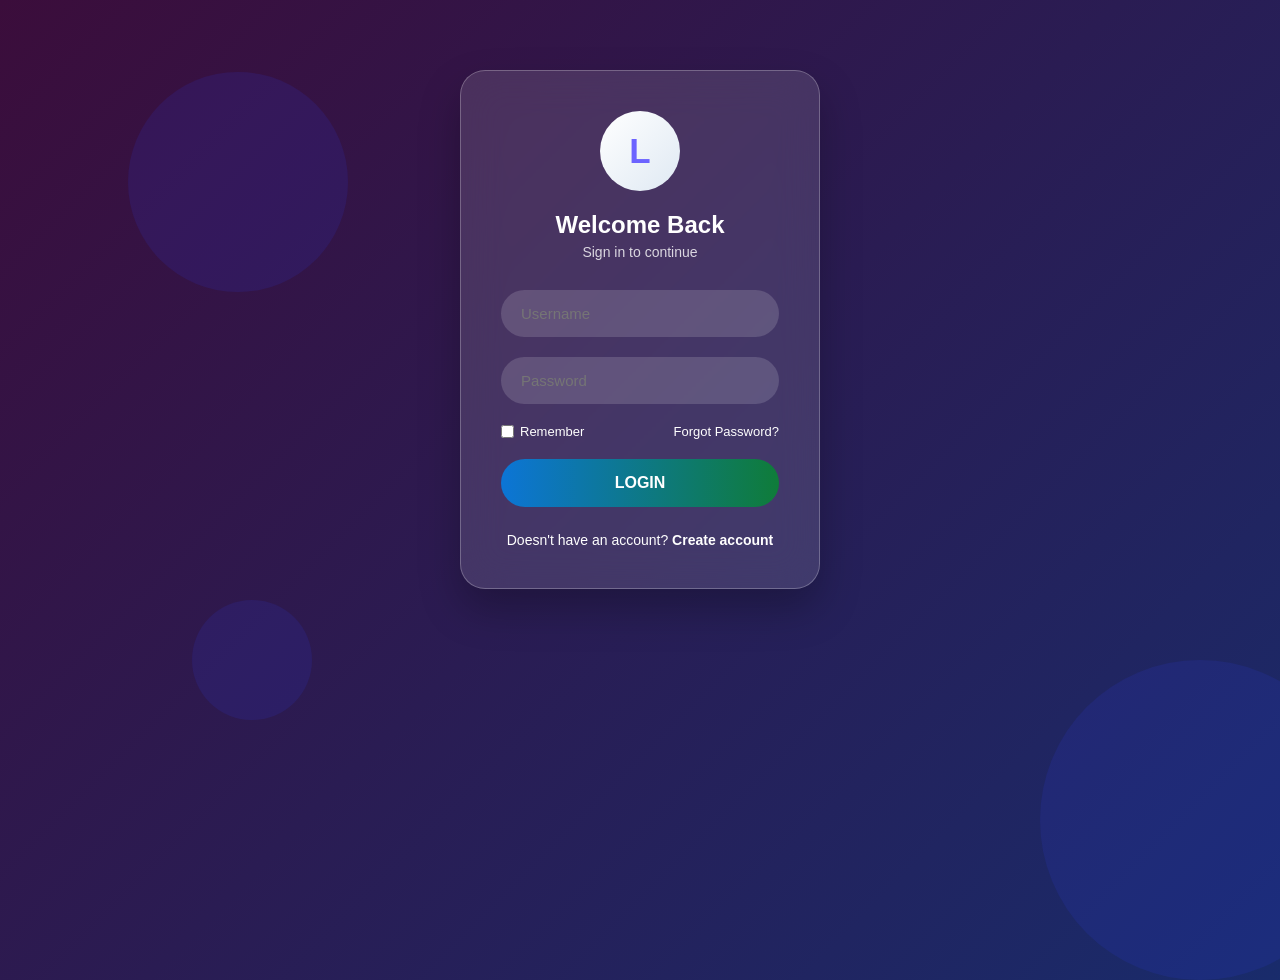
<file: index.html>
<!DOCTYPE html>
<html lang="id">
<head>
    <meta charset="UTF-8">
    <meta name="viewport" content="width=device-width, initial-scale=1.0">
    <title>Angry Gerls - Login & Dashboard</title>
    <link rel="stylesheet" href="style.css">
    <script src="app.js" defer></script>
</head>
<body>

    <!-- ================= HALAMAN LOGIN ================= -->
    <div id="loginPage">
        <div class="circle"></div>
        <div class="circle"></div>
        <div class="circle"></div>

        <div class="card">
            <div class="logo">L</div>

            <h2>Welcome Back</h2>
            <p class="subtitle">Sign in to continue</p>

            <div class="input-box">
                <input type="text" id="username" placeholder="Username">
            </div>

            <div class="input-box">
                <input type="password" id="password" placeholder="Password">
            </div>

            <div class="options">
                <label>
                    <input type="checkbox" id="rememberMe">
                    Remember
                </label>
                <a href="#" onclick="bukaLupaPassword(); return false;">Forgot Password?</a>
            </div>

            <button type="button" onclick="login()">LOGIN</button>

            <p id="message"></p>

            <div class="signup">
                Doesn't have an account?
                <a href="#" onclick="bukaDaftar(); return false;">Create account</a>
            </div>
        </div>
    </div>

    <!-- ================= MODAL BUAT AKUN ================= -->
    <div id="signupModal" class="signup-modal">
        <div class="signup-card">
            <button class="close-signup" onclick="tutupDaftar()">×</button>
            <div class="logo">L</div>
            <h2>Buat Akun</h2>
            <p class="subtitle">Daftarkan akun untuk mengakses Angry Gerls</p>

            <div class="input-box">
                <input type="text" id="signupUsername" placeholder="Buat Username">
            </div>

            <div class="input-box">
                <input type="password" id="signupPassword" placeholder="Buat Password">
            </div>

            <div class="input-box">
                <input type="password" id="signupConfirmPassword" placeholder="Konfirmasi Password">
            </div>

            <div class="input-box-select">
                <label style="font-size: 12px; opacity: 0.8;">choose Role:</label>
                <select id="signupRole">
                    <option value="bendahara">Bendahara (Bisa Tambah/Hapus)</option>
                    <option value="viewer">Viewer / Siswa (Hanya Lihat)</option>
                </select>
            </div>

            <button type="button" onclick="buatAkun()">BUAT AKUN</button>
            <p id="signupMessage"></p>
        </div>
    </div>

    <!-- ================= MODAL LUPA PASSWORD ================= -->
    <div id="forgotPasswordModal" class="signup-modal">
        <div class="signup-card">
            <button class="close-signup" onclick="tutupLupaPassword()">×</button>
            <div class="logo">?</div>
            <h2>Lupa Password</h2>
            <p class="subtitle">Masukkan username dan password baru</p>

            <div class="input-box">
                <input type="text" id="forgotUsername" placeholder="Username">
            </div>

            <div class="input-box">
                <input type="password" id="newPassword" placeholder="Password Baru">
            </div>

            <div class="input-box">
                <input type="password" id="confirmNewPassword" placeholder="Konfirmasi Password Baru">
            </div>

            <button type="button" onclick="resetPassword()">UBAH PASSWORD</button>
            <p id="forgotMessage"></p>
        </div>
    </div>

    <!-- ================= DASHBOARD KAS ================= -->
    <div id="dashboardPage">
        <div class="ledger-box">
            <h2>engy-gerls</h2>
            <p class="sub">Sistem Manajemen Buku Kas Finansial Lokal - 10 RPL</p>
            <div id="userBadge" class="badge"></div>

            <!-- KARTU INDIKATOR SALDO UTAMA -->
            <div class="saldo-card">
                <div class="saldo-title">Total Saldo Kas Terkini</div>
                <div class="saldo-num" id="totalSaldoDisplay">Rp 0</div>
            </div>

            <!-- FORM INPUT TRANSAKSI (HANYA BENDAHARA) -->
            <div class="form-panel" id="formPanelBendahara">
                <div class="input-group">
                    <select id="jenisTransaksi" onchange="updateDropdownKeterangan()">
                        <option value="masuk">Uang Masuk</option>
                        <option value="keluar">Uang Keluar</option>
                    </select>

                    <select id="namaSiswa"></select>

                    <input type="date" id="tanggalTransaksi">

                    <select id="statusBayar">
                        <option value="Sudah Bayar">Sudah Bayar</option>
                        <option value="Belum Bayar">Belum Bayar</option>
                    </select>

                    <input type="number" id="nominalUang" placeholder="Nominal (Rp)">
                </div>
                <button type="button" onclick="catatTransaksiBaru()">Catat & Update Pembukuan</button>
            </div>

            <!-- TABEL REKOR TRANSAKSI -->
            <div style="font-size: 14px; font-weight: bold; margin-bottom: 10px; color: #cbd5e1;">RIWAYAT TRANSAKSI TERAKHIR:</div>
            <div class="table-area">
                <table>
                    <thead>
                        <tr>
                            <th>Tanggal</th>
                            <th>Keterangan</th>
                            <th>Status</th>
                            <th>Tipe</th>
                            <th>Nominal</th>
                            <th id="thAksi">Aksi</th>
                        </tr>
                    </thead>
                    <tbody id="tabelTransaksiBody"></tbody>
                </table>
            </div>
            
            <button type="button" id="logoutButton" class="logout-btn" onclick="logout()">LOGOUT</button>
        </div>
    </div>

</body>
</html>
</file>
<file: style.css>
* {
    margin: 0;
    padding: 0;
    box-sizing: border-box;
    font-family: 'Poppins', 'Segoe UI', Tahoma, Geneva, Verdana, sans-serif;
}

body {
    min-height: 100vh;
    display: flex;
    justify-content: center;
    align-items: flex-start;
    overflow-y: auto;
    overflow-x: hidden;
    background: linear-gradient(-45deg, #434257, #054747, #0f3479, #3b0d3b);
    background-size: 400% 400%;
    animation: bg 12s ease infinite;
    padding: 20px;
}

@keyframes bg {
    0% { background-position: 0% 50%; }
    50% { background-position: 100% 50%; }
    100% { background-position: 0% 50%; }
}

.circle {
    position: absolute;
    border-radius: 50%;
    background: rgba(46, 58, 231, 0.137);
    animation: float 8s infinite ease-in-out;
}

.circle:nth-child(1) { width: 220px; height: 220px; top: 8%; left: 10%; }
.circle:nth-child(2) { width: 320px; height: 320px; bottom: -80px; right: -80px; animation-delay: 2s; }
.circle:nth-child(3) { width: 120px; height: 120px; bottom: 20%; left: 15%; animation-delay: 4s; }

@keyframes float {
    50% { transform: translateY(-25px); }
}

.card {
    width: 360px;
    padding: 40px;
    border-radius: 25px;
    backdrop-filter: blur(20px);
    background: rgba(255, 255, 255, 0.12);
    border: 1px solid rgba(255, 255, 255, 0.25);
    box-shadow: 0 20px 40px rgba(0, 0, 0, .25);
    color: white;
    z-index: 10;
    margin-top: 50px;
}

.logo {
    width: 80px;
    height: 80px;
    border-radius: 50%;
    margin: 0 auto 20px auto;
    background: linear-gradient(135deg, #ffffff, #dfe9f3);
    color: #6C63FF;
    display: flex;
    align-items: center;
    justify-content: center;
    font-size: 35px;
    font-weight: bold;
}

h2 { text-align: center; margin-bottom: 5px; }
.subtitle { text-align: center; opacity: .8; margin-bottom: 30px; font-size: 14px; }

.input-box { position: relative; margin-bottom: 20px; }
.input-box input {
    width: 100%;
    padding: 15px 20px;
    border: none;
    outline: none;
    border-radius: 50px;
    background: rgba(255, 255, 255, .15);
    color: white;
    font-size: 15px;
}

.input-box-select { margin-bottom: 20px; }
.input-box-select select {
    margin-top: 5px;
    border-radius: 50px;
    background: rgba(255, 255, 255, 0.2);
    color: white;
    padding: 12px 20px;
}

.options { display: flex; justify-content: space-between; align-items: center; font-size: 13px; margin-bottom: 20px; }
.options label { display: flex; align-items: center; gap: 6px; cursor: pointer; }
.options a { color: white; text-decoration: none; }

button {
    width: 100%;
    padding: 15px;
    border: none;
    border-radius: 50px;
    cursor: pointer;
    background: linear-gradient(90deg, #0c75d6, #0f7c39);
    color: white;
    font-size: 16px;
    font-weight: 600;
}

.signup { text-align: center; margin-top: 25px; font-size: 14px; }
.signup a { color: white; font-weight: bold; text-decoration: none; }
#message { text-align: center; margin-top: 18px; font-weight: bold; }

.signup-modal {
    display: none;
    position: fixed;
    inset: 0;
    z-index: 100;
    justify-content: center;
    align-items: center;
    padding: 20px;
    background: rgba(0, 0, 0, 0.55);
}

.signup-card {
    position: relative;
    width: 380px;
    max-width: 100%;
    padding: 35px;
    border-radius: 25px;
    backdrop-filter: blur(20px);
    background: rgba(255, 255, 255, 0.12);
    border: 1px solid rgba(255, 255, 255, 0.25);
    color: white;
}

.close-signup {
    position: absolute;
    top: 12px;
    right: 15px;
    width: auto;
    padding: 0 8px;
    background: transparent;
    font-size: 28px;
}

#signupMessage, #forgotMessage { text-align: center; margin-top: 15px; font-weight: bold; }

#loginPage { display: flex; }
#dashboardPage {
    display: none;
    width: 100%;
    min-height: 100vh;
    justify-content: center;
    align-items: flex-start;
    padding: 30px 0;
}

.ledger-box {
    background-color: #1e293b;
    border: 1px solid #334155;
    padding: 30px;
    border-radius: 16px;
    width: 100%;
    max-width: 750px;
    margin: 0 auto;
}

.ledger-box h2 { color: #38bdf8; font-size: 20px; text-transform: uppercase; text-align: left; }
.sub { font-size: 13px; color: #94a3b8; margin-bottom: 10px; }

.badge {
    display: inline-block;
    padding: 4px 12px;
    border-radius: 20px;
    font-size: 12px;
    font-weight: bold;
    margin-bottom: 20px;
}

.badge-bendahara { background: #0284c7; color: white; }
.badge-viewer { background: #64748b; color: white; }

.saldo-card {
    background: linear-gradient(135deg, #0284c7, #0369a1);
    padding: 20px;
    border-radius: 12px;
    text-align: center;
    margin-bottom: 25px;
}

.saldo-title { font-size: 12px; text-transform: uppercase; color: #e0f2fe; }
.saldo-num { font-size: 32px; font-weight: bold; color: #fff; margin-top: 5px; }

.form-panel {
    background: #0f172a;
    border: 1px solid #334155;
    padding: 15px;
    border-radius: 10px;
    margin-bottom: 25px;
}

.input-group {
    display: grid;
    grid-template-columns: 1fr 1fr 1fr;
    gap: 10px;
    margin-bottom: 10px;
}

input, select {
    width: 100%;
    background: #1e293b;
    border: 1px solid #475569;
    border-radius: 6px;
    color: #fff;
    padding: 10px;
    font-size: 13px;
    outline: none;
}

.form-panel button {
    width: 100%;
    background: #22c55e;
    color: white;
    border: none;
    padding: 12px;
    font-weight: bold;
    border-radius: 6px;
    cursor: pointer;
}

.table-area { width: 100%; overflow-x: auto; }
table { width: 100%; border-collapse: collapse; font-size: 13px; text-align: left; }
th { background-color: #334155; color: #38bdf8; padding: 10px; font-weight: bold; }
td { padding: 12px 10px; border-bottom: 1px solid #334155; color: #f8fafc; }

.masuk { color: #22c55e; font-weight: bold; }
.keluar { color: #f43f5e; font-weight: bold; }

.status-sudah { background: #166534; color: #4ade80; padding: 3px 8px; border-radius: 4px; font-size: 11px; }
.status-belum { background: #991b1b; color: #fca5a5; padding: 3px 8px; border-radius: 4px; font-size: 11px; }

.btn-hapus { color: #f43f5e; cursor: pointer; font-weight: bold; text-decoration: underline; }

.logout-btn {
    width: auto;
    padding: 8px 16px;
    margin-top: 20px;
    background: #f43f5e;
    border-radius: 6px;
    font-size: 12px;
}

@media (max-width: 650px) {
    .input-group { grid-template-columns: 1fr; }
}
</file>
